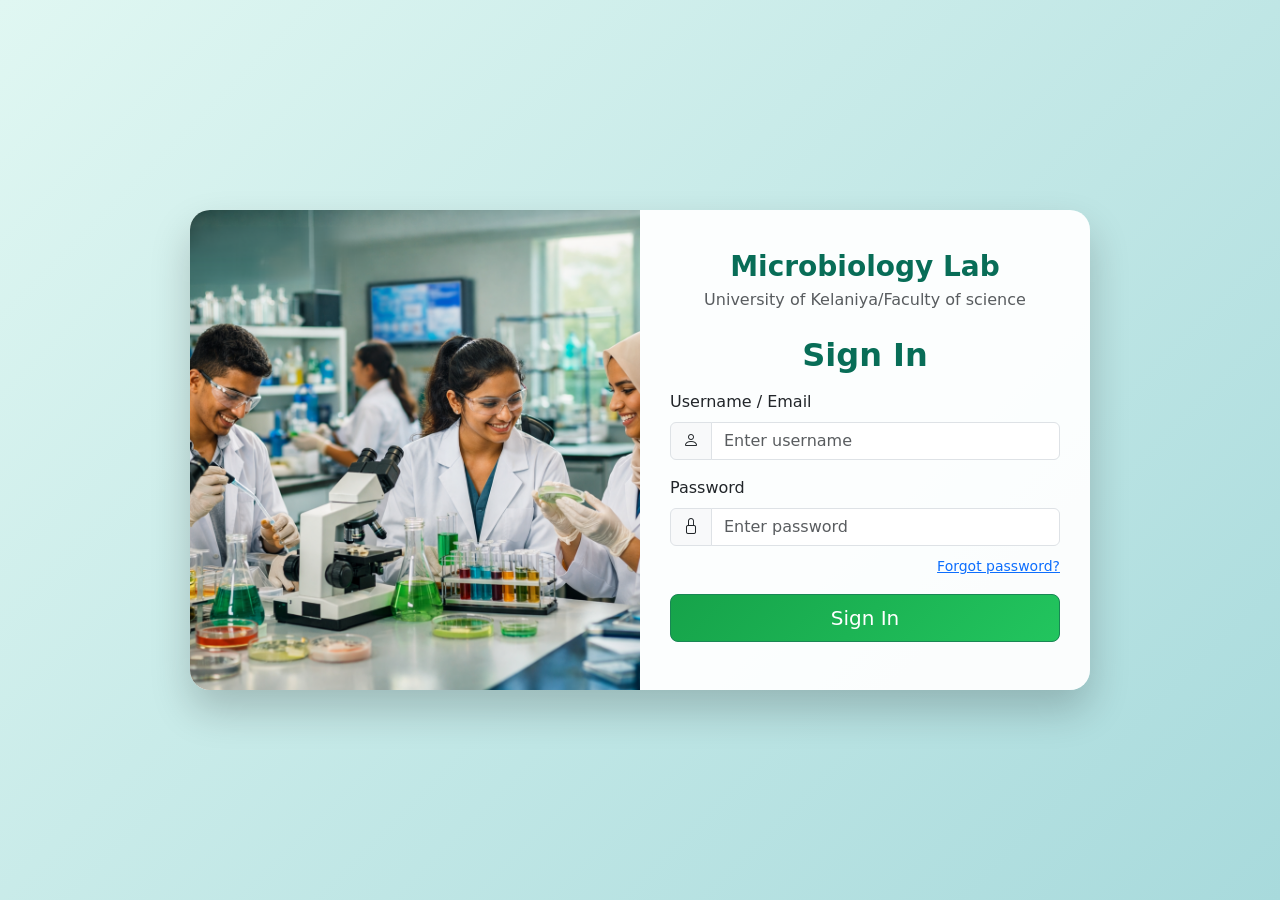
<file: index.html>
<!DOCTYPE html>
<html lang="en">
<head>
<meta charset="utf-8">
<meta name="viewport" content="width=device-width, initial-scale=1">
<title>Microbiology Lab System - Login</title>

<link rel="stylesheet" href="./assets/style.css">
<!-- Bootstrap CSS -->
<link href="https://cdn.jsdelivr.net/npm/bootstrap@5.3.2/dist/css/bootstrap.min.css" rel="stylesheet">
<link href="https://cdn.jsdelivr.net/npm/bootstrap-icons/font/bootstrap-icons.css" rel="stylesheet">

</head>
<body>

<div class="auth-card">

    <!-- Left Image -->
    <div class="left-image d-none d-md-block">
        <img src="./resources/signin.png" alt="Lab Image">
    </div>

    <!-- Right Form -->
    <div class="auth-form">

        <h3 class="brand fw-bold text-center mb-1">
            <i class="bi bi-flask"></i> Microbiology Lab
        </h3>
        <p class="text-center text-muted mb-4">
            University of Kelaniya/Faculty of science
        </p>


          <h2 class="brand text-center fw-bold mb-3">Sign In</h2>
      

        <div class="tab-content">

            <!-- LOGIN -->
            <div class="tab-pane fade show active" id="login">
                <form action="login.php" method="post">

                    <div class="mb-3">
                        <label class="form-label">Username / Email</label>
                        <div class="input-group">
                            <span class="input-group-text"><i class="bi bi-person"></i></span>
                            <input type="text" class="form-control" placeholder="Enter username" required>
                        </div>
                    </div>

                    <div class="mb-2">
                        <label class="form-label">Password</label>
                        <div class="input-group">
                            <span class="input-group-text"><i class="bi bi-lock"></i></span>
                            <input type="password" class="form-control" placeholder="Enter password" required>
                        </div>
                    </div>

                    <div class="text-end mb-3">
                        <a href="forgot-password.php" class="small">Forgot password?</a>
                    </div>

                    <div class="d-grid mb-2">
                        <button class="btn btn-success btn-lg">Sign In</button>
                    </div>

                </form>
            </div>

            <!-- REGISTER -->
            <!-- <div class="tab-pane fade" id="register">
                <form action="register.php" method="post">

                    <div class="mb-3">
                        <label class="form-label">Full Name</label>
                        <input type="text" class="form-control" placeholder="Enter full name" required>
                    </div>

                    <div class="mb-3">
                        <label class="form-label">Email</label>
                        <input type="email" class="form-control" placeholder="Enter email" required>
                    </div>

                    <div class="mb-3">
                        <label class="form-label">Password</label>
                        <input type="password" class="form-control" placeholder="Create password" required>
                    </div>

                    <div class="d-grid mb-2">
                        <button class="btn btn-success btn-lg">Create Account</button>
                    </div>

                    <p class="text-muted text-center mt-3 small">
                        Admin approval required before access
                    </p>

                </form>
            </div> -->

        </div>

    </div>
</div>

<script src="https://cdn.jsdelivr.net/npm/bootstrap@5.3.2/dist/js/bootstrap.bundle.min.js"></script>
</body>
</html>
</file>
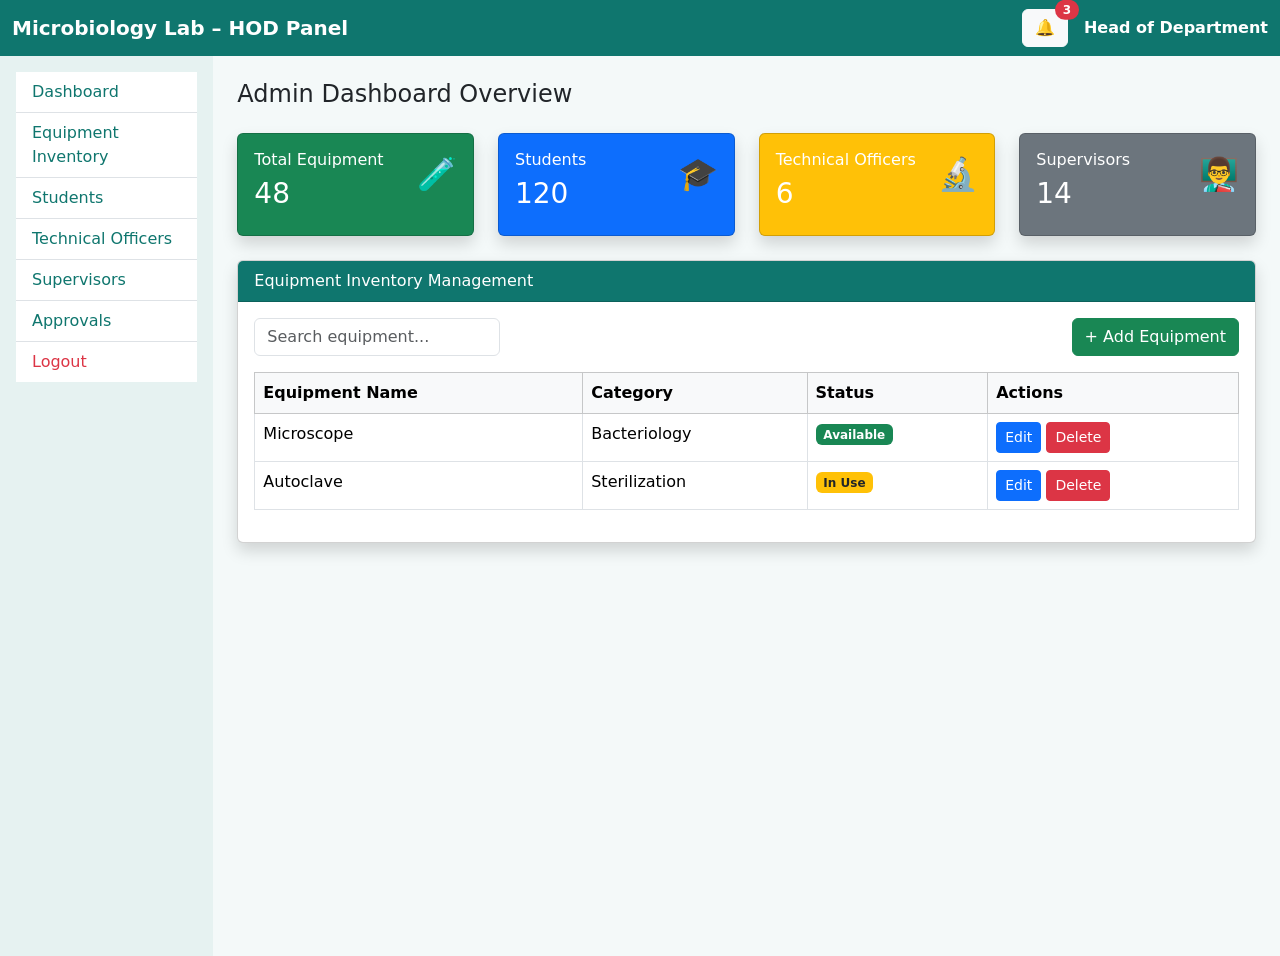
<file: hod.html>
<!DOCTYPE html>
<html lang="en">
<head>
    <meta charset="utf-8">
    <meta name="viewport" content="width=device-width, initial-scale=1">
    <title>HOD Admin Dashboard – Microbiology Lab</title>

    <!-- Bootstrap CSS -->
    <link href="https://cdn.jsdelivr.net/npm/bootstrap@5.0.2/dist/css/bootstrap.min.css" rel="stylesheet">

    <style>
        body {
            background-color: #f4f9f9;
        }
        .navbar {
            background-color: #0f766e;
        }
        .sidebar {
            height: 100vh;
            background-color: #e6f2f1;
        }
        .sidebar a {
            color: #0f766e;
            text-decoration: none;
            font-weight: 500;
        }
        .sidebar a:hover {
            background-color: #cce7e5;
        }
        .card-icon {
            font-size: 2rem;
        }
    </style>
</head>
<body>

<!-- NAVBAR -->
<nav class="navbar navbar-expand-lg navbar-dark">
    <div class="container-fluid">
        <span class="navbar-brand fw-bold">Microbiology Lab – HOD Panel</span>

        <div class="d-flex align-items-center">
            <!-- Notification Bell -->
            <button class="btn btn-light position-relative me-3">
                🔔
                <span class="position-absolute top-0 start-100 translate-middle badge rounded-pill bg-danger">
                    3
                </span>
            </button>

            <span class="text-white fw-semibold">Head of Department</span>
        </div>
    </div>
</nav>

<div class="container-fluid">
    <div class="row">

        <!-- SIDEBAR -->
        <div class="col-md-2 sidebar p-3">
            <div class="list-group list-group-flush">
                <a href="#" class="list-group-item list-group-item-action">Dashboard</a>
                <a href="#" class="list-group-item list-group-item-action">Equipment Inventory</a>
                <a href="#" class="list-group-item list-group-item-action">Students</a>
                <a href="#" class="list-group-item list-group-item-action">Technical Officers</a>
                <a href="#" class="list-group-item list-group-item-action">Supervisors</a>
                <a href="#" class="list-group-item list-group-item-action">Approvals</a>
                <a href="#" class="list-group-item list-group-item-action text-danger">Logout</a>
            </div>
        </div>

        <!-- MAIN CONTENT -->
        <div class="col-md-10 p-4">

            <h4 class="mb-4">Admin Dashboard Overview</h4>

            <!-- SUMMARY CARDS -->
            <div class="row g-4 mb-4">

                <div class="col-md-3">
                    <div class="card shadow text-white bg-success">
                        <div class="card-body d-flex justify-content-between">
                            <div>
                                <h6>Total Equipment</h6>
                                <h3>48</h3>
                            </div>
                            <div class="card-icon">🧪</div>
                        </div>
                    </div>
                </div>

                <div class="col-md-3">
                    <div class="card shadow text-white bg-primary">
                        <div class="card-body d-flex justify-content-between">
                            <div>
                                <h6>Students</h6>
                                <h3>120</h3>
                            </div>
                            <div class="card-icon">🎓</div>
                        </div>
                    </div>
                </div>

                <div class="col-md-3">
                    <div class="card shadow text-white bg-warning">
                        <div class="card-body d-flex justify-content-between">
                            <div>
                                <h6>Technical Officers</h6>
                                <h3>6</h3>
                            </div>
                            <div class="card-icon">🔬</div>
                        </div>
                    </div>
                </div>

                <div class="col-md-3">
                    <div class="card shadow text-white bg-secondary">
                        <div class="card-body d-flex justify-content-between">
                            <div>
                                <h6>Supervisors</h6>
                                <h3>14</h3>
                            </div>
                            <div class="card-icon">👨‍🏫</div>
                        </div>
                    </div>
                </div>

            </div>

            <!-- INVENTORY TABLE -->
            <div class="card shadow">
                <div class="card-header text-white" style="background-color:#0f766e;">
                    Equipment Inventory Management
                </div>
                <div class="card-body">

                    <!-- Search + Add -->
                    <div class="d-flex justify-content-between mb-3">
                        <input type="text" class="form-control w-25" placeholder="Search equipment...">
                        <button class="btn btn-success">+ Add Equipment</button>
                    </div>

                    <table class="table table-bordered table-hover">
                        <thead class="table-light">
                            <tr>
                                <th>Equipment Name</th>
                                <th>Category</th>
                                <th>Status</th>
                                <th>Actions</th>
                            </tr>
                        </thead>
                        <tbody>
                            <tr>
                                <td>Microscope</td>
                                <td>Bacteriology</td>
                                <td><span class="badge bg-success">Available</span></td>
                                <td>
                                    <button class="btn btn-sm btn-primary">Edit</button>
                                    <button class="btn btn-sm btn-danger">Delete</button>
                                </td>
                            </tr>
                            <tr>
                                <td>Autoclave</td>
                                <td>Sterilization</td>
                                <td><span class="badge bg-warning text-dark">In Use</span></td>
                                <td>
                                    <button class="btn btn-sm btn-primary">Edit</button>
                                    <button class="btn btn-sm btn-danger">Delete</button>
                                </td>
                            </tr>
                        </tbody>
                    </table>

                </div>
            </div>

        </div>
    </div>
</div>

<script src="https://cdn.jsdelivr.net/npm/bootstrap@5.0.2/dist/js/bootstrap.bundle.min.js"></script>
</body>
</html>
</file>
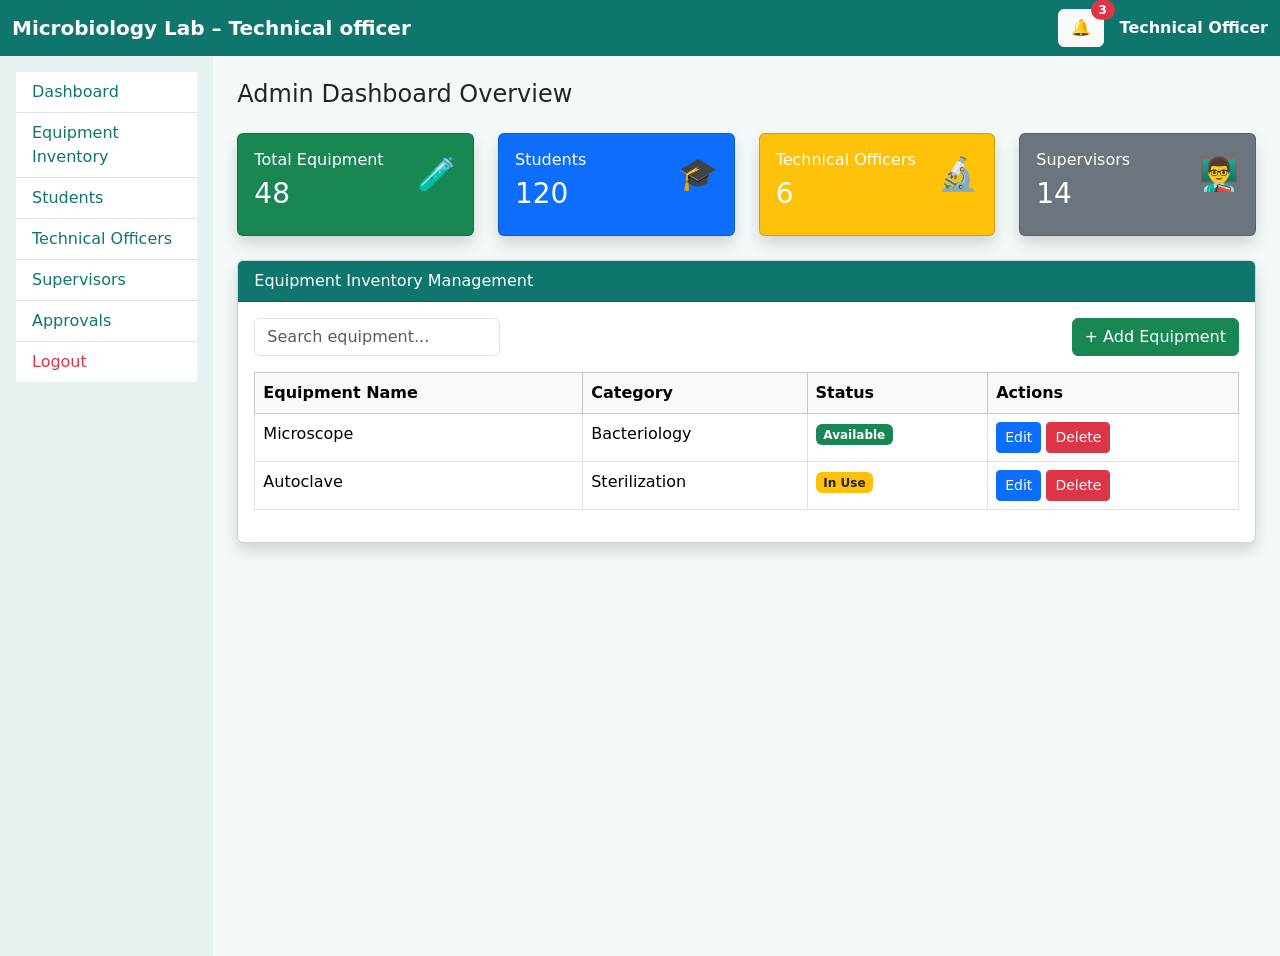
<file: tec_officer.html>
<!DOCTYPE html>
<html lang="en">
<head>
    <meta charset="utf-8">
    <meta name="viewport" content="width=device-width, initial-scale=1">
    <title>Technical Officer Dashboard – Microbiology Lab</title>

    <!-- Bootstrap CSS -->
    <link href="https://cdn.jsdelivr.net/npm/bootstrap@5.0.2/dist/css/bootstrap.min.css" rel="stylesheet">

    <style>
        body {
            background-color: #f4f9f9;
        }
        .navbar {
            background-color: #0f766e;
        }
        .sidebar {
            height: 100vh;
            background-color: #e6f2f1;
        }
        .sidebar a {
            color: #0f766e;
            text-decoration: none;
            font-weight: 500;
        }
        .sidebar a:hover {
            background-color: #cce7e5;
        }
        .card-icon {
            font-size: 2rem;
        }
    </style>
</head>
<body>

<!-- NAVBAR -->
<nav class="navbar navbar-expand-lg navbar-dark">
    <div class="container-fluid">
        <span class="navbar-brand fw-bold">Microbiology Lab – Technical officer</span>

        <div class="d-flex align-items-center">
            <!-- Notification Bell -->
            <button class="btn btn-light position-relative me-3">
                🔔
                <span class="position-absolute top-0 start-100 translate-middle badge rounded-pill bg-danger">
                    3
                </span>
            </button>

            <span class="text-white fw-semibold">Technical Officer</span>
        </div>
    </div>
</nav>

<div class="container-fluid">
    <div class="row">

        <!-- SIDEBAR -->
        <div class="col-md-2 sidebar p-3">
            <div class="list-group list-group-flush">
                <a href="#" class="list-group-item list-group-item-action">Dashboard</a>
                <a href="#" class="list-group-item list-group-item-action">Equipment Inventory</a>
                <a href="#" class="list-group-item list-group-item-action">Students</a>
                <a href="#" class="list-group-item list-group-item-action">Technical Officers</a>
                <a href="#" class="list-group-item list-group-item-action">Supervisors</a>
                <a href="#" class="list-group-item list-group-item-action">Approvals</a>
                <a href="#" class="list-group-item list-group-item-action text-danger">Logout</a>
            </div>
        </div>

        <!-- MAIN CONTENT -->
        <div class="col-md-10 p-4">

            <h4 class="mb-4">Admin Dashboard Overview</h4>

            <!-- SUMMARY CARDS -->
            <div class="row g-4 mb-4">

                <div class="col-md-3">
                    <div class="card shadow text-white bg-success">
                        <div class="card-body d-flex justify-content-between">
                            <div>
                                <h6>Total Equipment</h6>
                                <h3>48</h3>
                            </div>
                            <div class="card-icon">🧪</div>
                        </div>
                    </div>
                </div>

                <div class="col-md-3">
                    <div class="card shadow text-white bg-primary">
                        <div class="card-body d-flex justify-content-between">
                            <div>
                                <h6>Students</h6>
                                <h3>120</h3>
                            </div>
                            <div class="card-icon">🎓</div>
                        </div>
                    </div>
                </div>

                <div class="col-md-3">
                    <div class="card shadow text-white bg-warning">
                        <div class="card-body d-flex justify-content-between">
                            <div>
                                <h6>Technical Officers</h6>
                                <h3>6</h3>
                            </div>
                            <div class="card-icon">🔬</div>
                        </div>
                    </div>
                </div>

                <div class="col-md-3">
                    <div class="card shadow text-white bg-secondary">
                        <div class="card-body d-flex justify-content-between">
                            <div>
                                <h6>Supervisors</h6>
                                <h3>14</h3>
                            </div>
                            <div class="card-icon">👨‍🏫</div>
                        </div>
                    </div>
                </div>

            </div>

            <!-- INVENTORY TABLE -->
            <div class="card shadow">
                <div class="card-header text-white" style="background-color:#0f766e;">
                    Equipment Inventory Management
                </div>
                <div class="card-body">

                    <!-- Search + Add -->
                    <div class="d-flex justify-content-between mb-3">
                        <input type="text" class="form-control w-25" placeholder="Search equipment...">
                        <button class="btn btn-success">+ Add Equipment</button>
                    </div>

                    <table class="table table-bordered table-hover">
                        <thead class="table-light">
                            <tr>
                                <th>Equipment Name</th>
                                <th>Category</th>
                                <th>Status</th>
                                <th>Actions</th>
                            </tr>
                        </thead>
                        <tbody>
                            <tr>
                                <td>Microscope</td>
                                <td>Bacteriology</td>
                                <td><span class="badge bg-success">Available</span></td>
                                <td>
                                    <button class="btn btn-sm btn-primary">Edit</button>
                                    <button class="btn btn-sm btn-danger">Delete</button>
                                </td>
                            </tr>
                            <tr>
                                <td>Autoclave</td>
                                <td>Sterilization</td>
                                <td><span class="badge bg-warning text-dark">In Use</span></td>
                                <td>
                                    <button class="btn btn-sm btn-primary">Edit</button>
                                    <button class="btn btn-sm btn-danger">Delete</button>
                                </td>
                            </tr>
                        </tbody>
                    </table>

                </div>
            </div>

        </div>
    </div>
</div>

<script src="https://cdn.jsdelivr.net/npm/bootstrap@5.0.2/dist/js/bootstrap.bundle.min.js"></script>
</body>
</html>
</file>
<file: assets/style.css>
body {
    min-height: 100vh;
    background: linear-gradient(135deg, #e0f7f2, #a8dadc);
    display: flex;
    align-items: center;
    justify-content: center;
    font-family: "Segoe UI", sans-serif;
    margin: 0;
}

/* --- Card --- */
.auth-card {
    max-width: 900px;
    width: 100%;
    border-radius: 20px;
    overflow: hidden;
    background: rgba(255, 255, 255, 0.95);
    box-shadow: 0 20px 40px rgba(0,0,0,0.2);
    display: flex;
    flex-wrap: nowrap; /* keep left + right side aligned */
}

/* --- Left Image --- */
.auth-card .left-image {
    flex: 1 1 50%;
    min-width: 50%;
}
.auth-card .left-image img {
    width: 100%;
    height: 100%;
    object-fit: cover; /* image fills container without stretching */
}

/* --- Right Form --- */
.auth-form {
    flex: 1 1 50%;
    padding: 40px 30px;
    display: flex;
    flex-direction: column;
    justify-content: center;
}

/* --- Form Controls --- */
.form-control {
    border-radius: 12px;
    border: 1px solid #b2dfdb;
    padding: 12px 15px;
}

/* --- Buttons --- */
.btn-success {
    border-radius: 12px;
    background: linear-gradient(135deg, #16a34a, #22c55e);
    border: none;
    font-weight: 600;
    transition: 0.3s;
}
.btn-success:hover {
    opacity: 0.9;
}

/* --- Brand --- */
.brand {
    color: #086d57;
}

/* --- Tabs --- */
.nav-pills .nav-link {
    border-radius: 12px;
    transition: 0.3s;
}
.nav-pills .nav-link.active {
    background: #22c55e;
    color: #fff;
}

/* --- Links --- */
a {
    text-decoration: none;
    color: #16a34a;
}
a:hover {
    text-decoration: underline;
}

/* --- Responsive --- */
@media (max-width: 768px) {
    .auth-card {
        flex-direction: column;
    }
    .auth-card .left-image img {
        height: 200px;
    }
}
</file>
